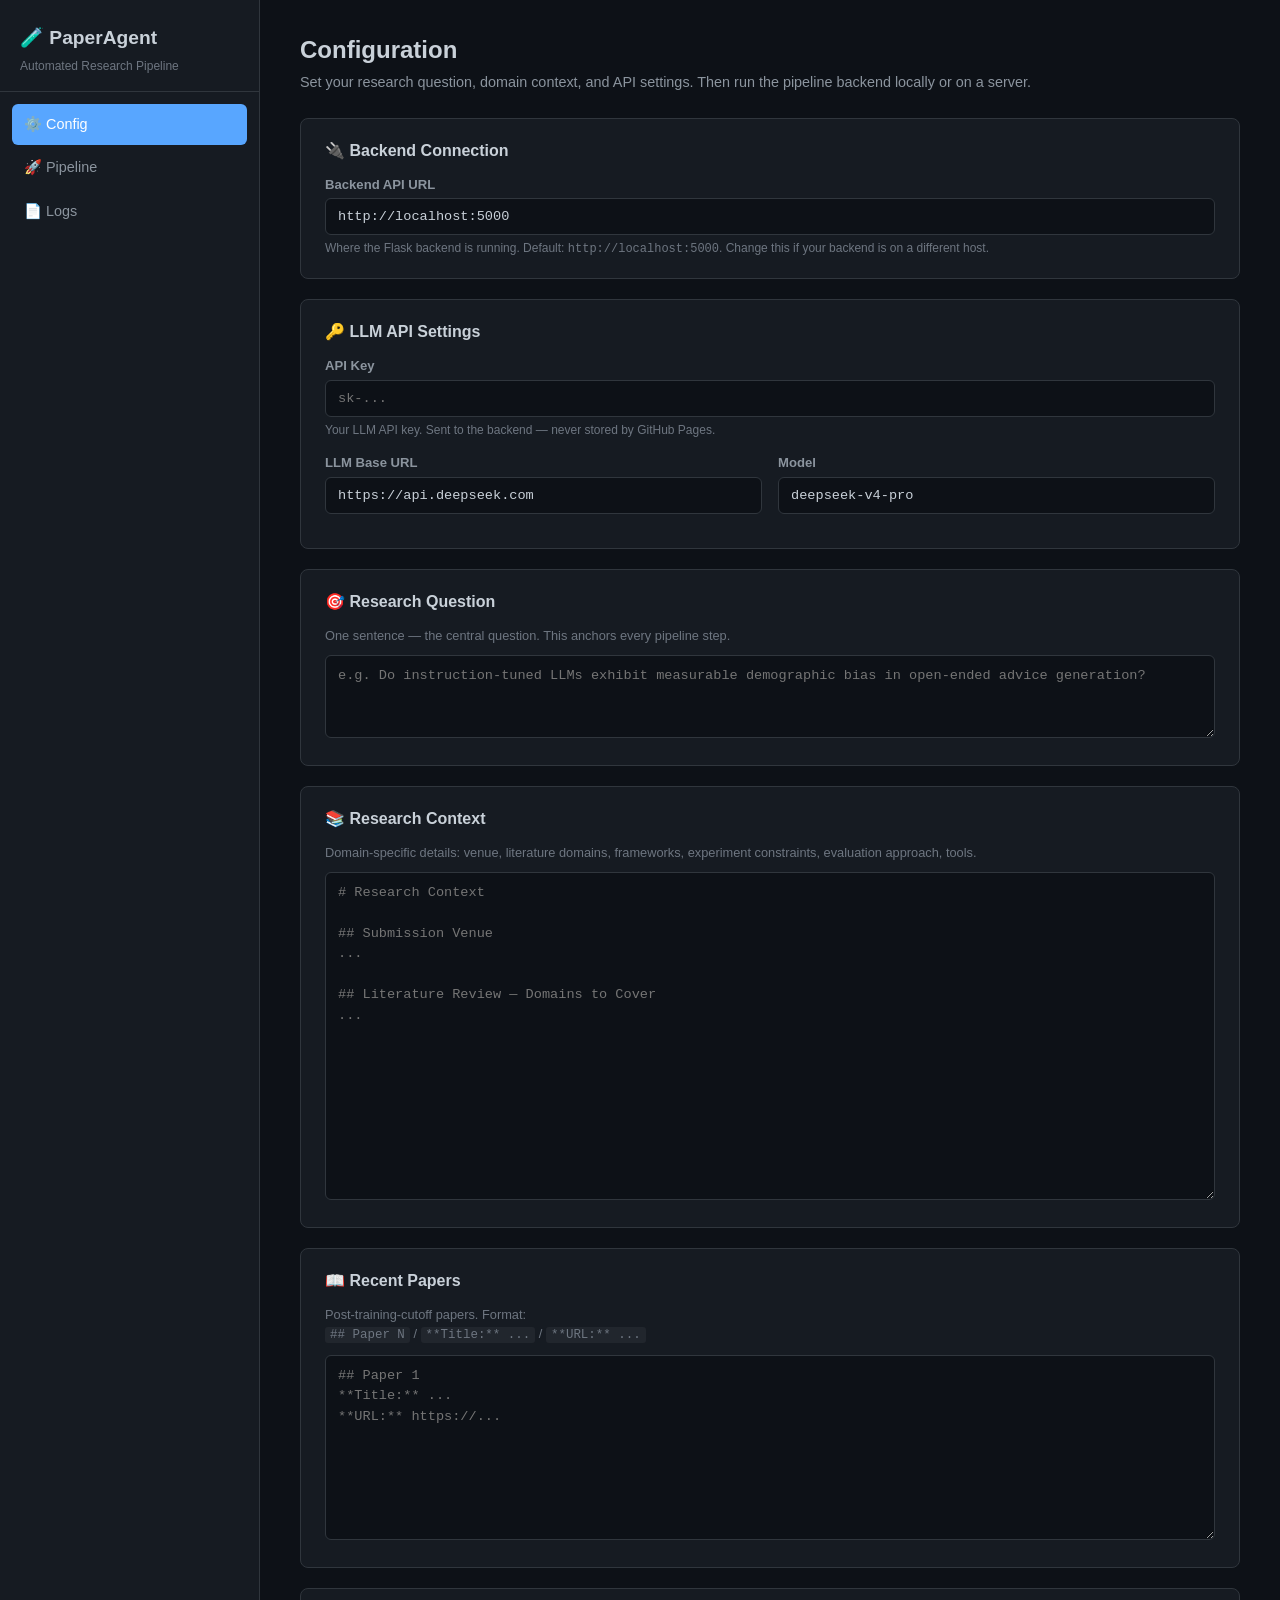
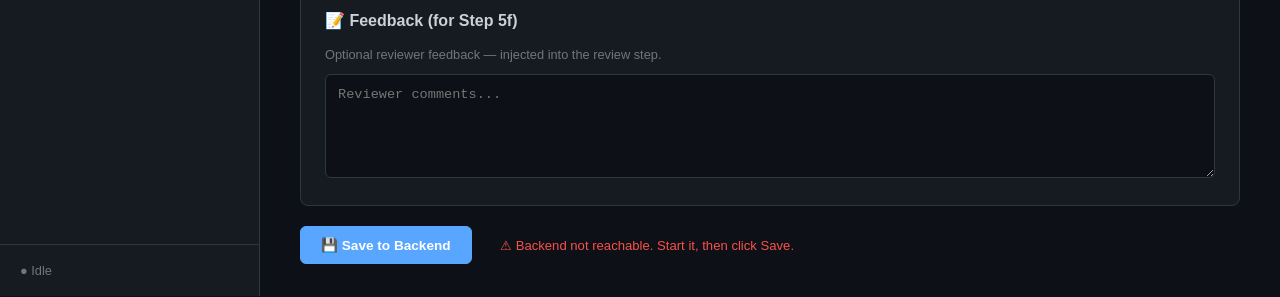
<file: docs/index.html>
<!DOCTYPE html>
<html lang="en">
<head>
  <meta charset="UTF-8">
  <meta name="viewport" content="width=device-width, initial-scale=1.0">
  <title>PaperAgent — Automated Research Pipeline</title>
  <link rel="stylesheet" href="style.css">
</head>
<body>
  <div id="app">
    <!-- Sidebar -->
    <nav id="sidebar">
      <div class="sidebar-header">
        <h1>🧪 PaperAgent</h1>
        <span class="subtitle">Automated Research Pipeline</span>
      </div>
      <ul class="nav-links">
        <li><a href="#" data-tab="config" class="nav-link active">⚙️ Config</a></li>
        <li><a href="#" data-tab="pipeline" class="nav-link">🚀 Pipeline</a></li>
        <li><a href="#" data-tab="logs" class="nav-link">📄 Logs</a></li>
      </ul>
      <div class="sidebar-footer">
        <span id="status-indicator" class="status-idle">● Idle</span>
      </div>
    </nav>

    <!-- Main Content -->
    <main id="content">
      <!-- CONFIG TAB -->
      <section id="tab-config" class="tab active">
        <h2>Configuration</h2>
        <p class="tab-desc">Set your research question, domain context, and API settings. Then run the pipeline backend locally or on a server.</p>

        <div class="config-section">
          <h3>🔌 Backend Connection</h3>
          <div class="form-group">
            <label for="backend-url">Backend API URL</label>
            <input type="text" id="backend-url" value="http://localhost:5000" placeholder="http://localhost:5000">
            <small>Where the Flask backend is running. Default: <code>http://localhost:5000</code>. Change this if your backend is on a different host.</small>
          </div>
        </div>

        <div class="config-section">
          <h3>🔑 LLM API Settings</h3>
          <div class="form-group">
            <label for="api-key">API Key</label>
            <input type="password" id="api-key" placeholder="sk-...">
            <small>Your LLM API key. Sent to the backend — never stored by GitHub Pages.</small>
          </div>
          <div class="form-row">
            <div class="form-group">
              <label for="base-url">LLM Base URL</label>
              <input type="text" id="base-url" value="https://api.deepseek.com">
            </div>
            <div class="form-group">
              <label for="model">Model</label>
              <input type="text" id="model" value="deepseek-v4-pro">
            </div>
          </div>
        </div>

        <div class="config-section">
          <h3>🎯 Research Question</h3>
          <p class="hint">One sentence — the central question. This anchors every pipeline step.</p>
          <textarea id="research-question" rows="3" placeholder="e.g. Do instruction-tuned LLMs exhibit measurable demographic bias in open-ended advice generation?"></textarea>
        </div>

        <div class="config-section">
          <h3>📚 Research Context</h3>
          <p class="hint">Domain-specific details: venue, literature domains, frameworks, experiment constraints, evaluation approach, tools.</p>
          <textarea id="research-context" rows="15" placeholder="# Research Context&#10;&#10;## Submission Venue&#10;...&#10;&#10;## Literature Review — Domains to Cover&#10;..."></textarea>
        </div>

        <div class="config-section">
          <h3>📖 Recent Papers</h3>
          <p class="hint">Post-training-cutoff papers. Format:<br><code>## Paper N</code> / <code>**Title:** ...</code> / <code>**URL:** ...</code></p>
          <textarea id="recent-papers" rows="8" placeholder="## Paper 1&#10;**Title:** ...&#10;**URL:** https://..."></textarea>
        </div>

        <div class="config-section">
          <h3>📝 Feedback (for Step 5f)</h3>
          <p class="hint">Optional reviewer feedback — injected into the review step.</p>
          <textarea id="feedback" rows="4" placeholder="Reviewer comments..."></textarea>
        </div>

        <button id="btn-save-config" class="btn btn-primary">💾 Save to Backend</button>
        <span id="config-saved-msg" class="saved-msg"></span>
        <span id="config-error-msg" class="error-msg"></span>
      </section>

      <!-- PIPELINE TAB -->
      <section id="tab-pipeline" class="tab">
        <h2>Run Pipeline</h2>
        <p class="tab-desc">Execute steps individually or run the full pipeline end-to-end. Requires the backend to be running.</p>

        <div class="pipeline-controls">
          <button id="btn-run-all" class="btn btn-primary">▶️ Run All Steps</button>
          <button id="btn-cancel" class="btn btn-danger" disabled>⏹️ Cancel</button>
          <span id="run-status" class="run-status"></span>
        </div>

        <div class="step-grid" id="step-grid">
          <!-- Populated by JS -->
        </div>

        <!-- Output panel -->
        <div class="output-panel" id="output-panel">
          <div class="output-header">
            <h3>📤 Output <span id="output-step-label"></span></h3>
            <button id="btn-clear-output" class="btn btn-sm">Clear</button>
          </div>
          <pre id="output-content">Select a step and click Run, or click "Run All Steps" to begin.</pre>
        </div>
      </section>

      <!-- LOGS TAB -->
      <section id="tab-logs" class="tab">
        <h2>Log Files</h2>
        <p class="tab-desc">View and manage generated outputs from each step. Logs are stored on the backend.</p>
        <button id="btn-refresh-logs" class="btn btn-secondary">🔄 Refresh</button>
        <div class="log-list" id="log-list">
          <!-- Populated by JS -->
        </div>
        <div class="log-viewer" id="log-viewer" style="display:none;">
          <div class="output-header">
            <h3 id="log-viewer-title"></h3>
            <button id="btn-close-log" class="btn btn-sm">✕ Close</button>
          </div>
          <pre id="log-viewer-content"></pre>
        </div>
      </section>
    </main>
  </div>

  <script src="script.js"></script>
</body>
</html>
</file>
<file: docs/style.css>
/* ── Reset & Base ──────────────────────────────────────────── */
*, *::before, *::after { box-sizing: border-box; margin: 0; padding: 0; }

:root {
  --bg-primary: #0d1117;
  --bg-secondary: #161b22;
  --bg-tertiary: #21262d;
  --border: #30363d;
  --text-primary: #c9d1d9;
  --text-secondary: #8b949e;
  --text-muted: #6e7681;
  --accent: #58a6ff;
  --accent-hover: #79c0ff;
  --green: #3fb950;
  --green-bg: rgba(63, 185, 80, 0.15);
  --red: #f85149;
  --red-bg: rgba(248, 81, 73, 0.15);
  --yellow: #d2991d;
  --yellow-bg: rgba(210, 153, 29, 0.15);
  --orange: #db6d28;
  --radius: 8px;
  --font-mono: 'SF Mono', 'Cascadia Code', 'Fira Code', 'JetBrains Mono', monospace;
  --font-sans: -apple-system, BlinkMacSystemFont, 'Segoe UI', Roboto, sans-serif;
  --transition: 0.15s ease;
}

body {
  font-family: var(--font-sans);
  background: var(--bg-primary);
  color: var(--text-primary);
  line-height: 1.5;
  min-height: 100vh;
}

/* ── Layout ────────────────────────────────────────────────── */
#app { display: flex; min-height: 100vh; }

#sidebar {
  width: 260px;
  min-width: 260px;
  background: var(--bg-secondary);
  border-right: 1px solid var(--border);
  display: flex;
  flex-direction: column;
  padding: 0;
}

.sidebar-header {
  padding: 24px 20px 16px;
  border-bottom: 1px solid var(--border);
}
.sidebar-header h1 { font-size: 1.2rem; font-weight: 700; color: var(--text-primary); }
.sidebar-header .subtitle { font-size: 0.75rem; color: var(--text-muted); display: block; margin-top: 4px; }

.nav-links {
  list-style: none;
  padding: 12px 0;
  flex: 1;
}
.nav-links li { padding: 0 12px; margin-bottom: 2px; }
.nav-link {
  display: block;
  padding: 10px 12px;
  border-radius: 6px;
  color: var(--text-secondary);
  text-decoration: none;
  font-size: 0.9rem;
  font-weight: 500;
  transition: background var(--transition), color var(--transition);
}
.nav-link:hover { background: var(--bg-tertiary); color: var(--text-primary); }
.nav-link.active { background: var(--accent); color: #fff; }

.sidebar-footer {
  padding: 16px 20px;
  border-top: 1px solid var(--border);
  font-size: 0.8rem;
}

.status-idle { color: var(--text-muted); }
.status-running { color: var(--green); animation: pulse 1.5s infinite; }
.status-error { color: var(--red); }

@keyframes pulse {
  0%, 100% { opacity: 1; }
  50% { opacity: 0.5; }
}

/* ── Main Content ──────────────────────────────────────────── */
#content {
  flex: 1;
  overflow-y: auto;
  padding: 32px 40px;
  max-width: 1100px;
}

.tab { display: none; }
.tab.active { display: block; }

h2 { font-size: 1.5rem; margin-bottom: 4px; color: var(--text-primary); }
.tab-desc { color: var(--text-secondary); margin-bottom: 24px; font-size: 0.9rem; }

/* ── Config ────────────────────────────────────────────────── */
.config-section {
  background: var(--bg-secondary);
  border: 1px solid var(--border);
  border-radius: var(--radius);
  padding: 20px 24px;
  margin-bottom: 20px;
}
.config-section h3 { font-size: 1rem; margin-bottom: 12px; color: var(--text-primary); }

.hint {
  font-size: 0.8rem;
  color: var(--text-muted);
  margin-bottom: 10px;
  line-height: 1.5;
}
.hint code {
  background: var(--bg-tertiary);
  padding: 1px 5px;
  border-radius: 3px;
  font-family: var(--font-mono);
  font-size: 0.78rem;
}

.form-group { margin-bottom: 14px; }
.form-group:last-child { margin-bottom: 0; }
.form-group label {
  display: block;
  font-size: 0.82rem;
  font-weight: 600;
  color: var(--text-secondary);
  margin-bottom: 4px;
}

.form-row { display: flex; gap: 16px; }
.form-row .form-group { flex: 1; }

input[type="text"],
input[type="password"],
textarea {
  width: 100%;
  padding: 10px 12px;
  background: var(--bg-primary);
  border: 1px solid var(--border);
  border-radius: 6px;
  color: var(--text-primary);
  font-family: var(--font-mono);
  font-size: 0.85rem;
  resize: vertical;
  transition: border var(--transition);
}
input:focus, textarea:focus {
  outline: none;
  border-color: var(--accent);
  box-shadow: 0 0 0 2px rgba(88, 166, 255, 0.2);
}
textarea { line-height: 1.5; }
small { display: block; margin-top: 4px; font-size: 0.75rem; color: var(--text-muted); }

/* ── Buttons ───────────────────────────────────────────────── */
.btn {
  display: inline-flex;
  align-items: center;
  gap: 6px;
  padding: 10px 20px;
  border: 1px solid var(--border);
  border-radius: 6px;
  font-size: 0.85rem;
  font-weight: 600;
  cursor: pointer;
  transition: all var(--transition);
  background: var(--bg-tertiary);
  color: var(--text-primary);
  font-family: var(--font-sans);
}
.btn:hover { background: var(--border); }
.btn:disabled { opacity: 0.5; cursor: not-allowed; }

.btn-primary { background: var(--accent); color: #fff; border-color: var(--accent); }
.btn-primary:hover { background: var(--accent-hover); border-color: var(--accent-hover); }

.btn-danger { background: var(--red); color: #fff; border-color: var(--red); }
.btn-danger:hover { background: #da3633; }

.btn-secondary { background: var(--bg-tertiary); }
.btn-sm { padding: 4px 12px; font-size: 0.78rem; }

.saved-msg { margin-left: 12px; font-size: 0.82rem; color: var(--green); opacity: 0; transition: opacity 0.3s; }
.saved-msg.show { opacity: 1; }

.error-msg { margin-left: 12px; font-size: 0.82rem; color: var(--red); }

/* ── Pipeline ───────────────────────────────────────────────── */
.pipeline-controls {
  display: flex;
  align-items: center;
  gap: 12px;
  margin-bottom: 24px;
  flex-wrap: wrap;
}

.run-status {
  font-size: 0.85rem;
  color: var(--text-secondary);
  font-style: italic;
}

.step-grid {
  display: grid;
  grid-template-columns: repeat(auto-fill, minmax(280px, 1fr));
  gap: 12px;
  margin-bottom: 24px;
}

.step-card {
  background: var(--bg-secondary);
  border: 1px solid var(--border);
  border-radius: var(--radius);
  padding: 16px;
  transition: border var(--transition), box-shadow var(--transition);
}
.step-card:hover { border-color: var(--accent); box-shadow: 0 2px 8px rgba(0,0,0,0.3); }
.step-card.running { border-color: var(--yellow); }
.step-card.done { border-color: var(--green); }
.step-card.error { border-color: var(--red); }

.step-card .step-label {
  font-size: 0.7rem;
  font-weight: 700;
  color: var(--text-muted);
  text-transform: uppercase;
  letter-spacing: 0.5px;
  margin-bottom: 4px;
}
.step-card .step-title { font-size: 0.9rem; font-weight: 600; margin-bottom: 4px; }
.step-card .step-log {
  font-size: 0.75rem;
  color: var(--text-muted);
  font-family: var(--font-mono);
}
.step-card .step-actions { margin-top: 12px; display: flex; gap: 8px; }
.step-card .step-status {
  font-size: 0.72rem;
  margin-top: 8px;
  font-weight: 600;
}

.step-status-running { color: var(--yellow); }
.step-status-done { color: var(--green); }
.step-status-error { color: var(--red); }

/* ── Output Panel ───────────────────────────────────────────── */
.output-panel {
  background: var(--bg-secondary);
  border: 1px solid var(--border);
  border-radius: var(--radius);
  overflow: hidden;
}

.output-header {
  display: flex;
  justify-content: space-between;
  align-items: center;
  padding: 12px 16px;
  background: var(--bg-tertiary);
  border-bottom: 1px solid var(--border);
}
.output-header h3 { font-size: 0.9rem; color: var(--text-primary); }

#output-content {
  padding: 20px;
  max-height: 500px;
  overflow-y: auto;
  font-family: var(--font-mono);
  font-size: 0.82rem;
  line-height: 1.6;
  white-space: pre-wrap;
  word-break: break-word;
  color: var(--text-primary);
  background: var(--bg-primary);
  margin: 0;
}

/* ── Logs ───────────────────────────────────────────────────── */
.log-list {
  display: flex;
  flex-direction: column;
  gap: 6px;
  margin-top: 16px;
}

.log-item {
  display: flex;
  align-items: center;
  justify-content: space-between;
  padding: 12px 16px;
  background: var(--bg-secondary);
  border: 1px solid var(--border);
  border-radius: 6px;
  transition: border var(--transition);
}
.log-item:hover { border-color: var(--accent); }

.log-item .log-name {
  font-family: var(--font-mono);
  font-size: 0.85rem;
  color: var(--text-primary);
  font-weight: 500;
}
.log-item .log-meta {
  font-size: 0.75rem;
  color: var(--text-muted);
  margin-left: auto;
  margin-right: 12px;
}
.log-item .log-actions { display: flex; gap: 6px; }

.log-viewer {
  margin-top: 20px;
  background: var(--bg-secondary);
  border: 1px solid var(--border);
  border-radius: var(--radius);
  overflow: hidden;
}

#log-viewer-content {
  padding: 20px;
  max-height: 600px;
  overflow-y: auto;
  font-family: var(--font-mono);
  font-size: 0.82rem;
  line-height: 1.6;
  white-space: pre-wrap;
  word-break: break-word;
  background: var(--bg-primary);
  margin: 0;
}

/* ── Responsive ─────────────────────────────────────────────── */
@media (max-width: 768px) {
  #app { flex-direction: column; }
  #sidebar { width: 100%; min-width: 0; }
  #content { padding: 20px; }
  .step-grid { grid-template-columns: 1fr; }
  .form-row { flex-direction: column; }
}
</file>
